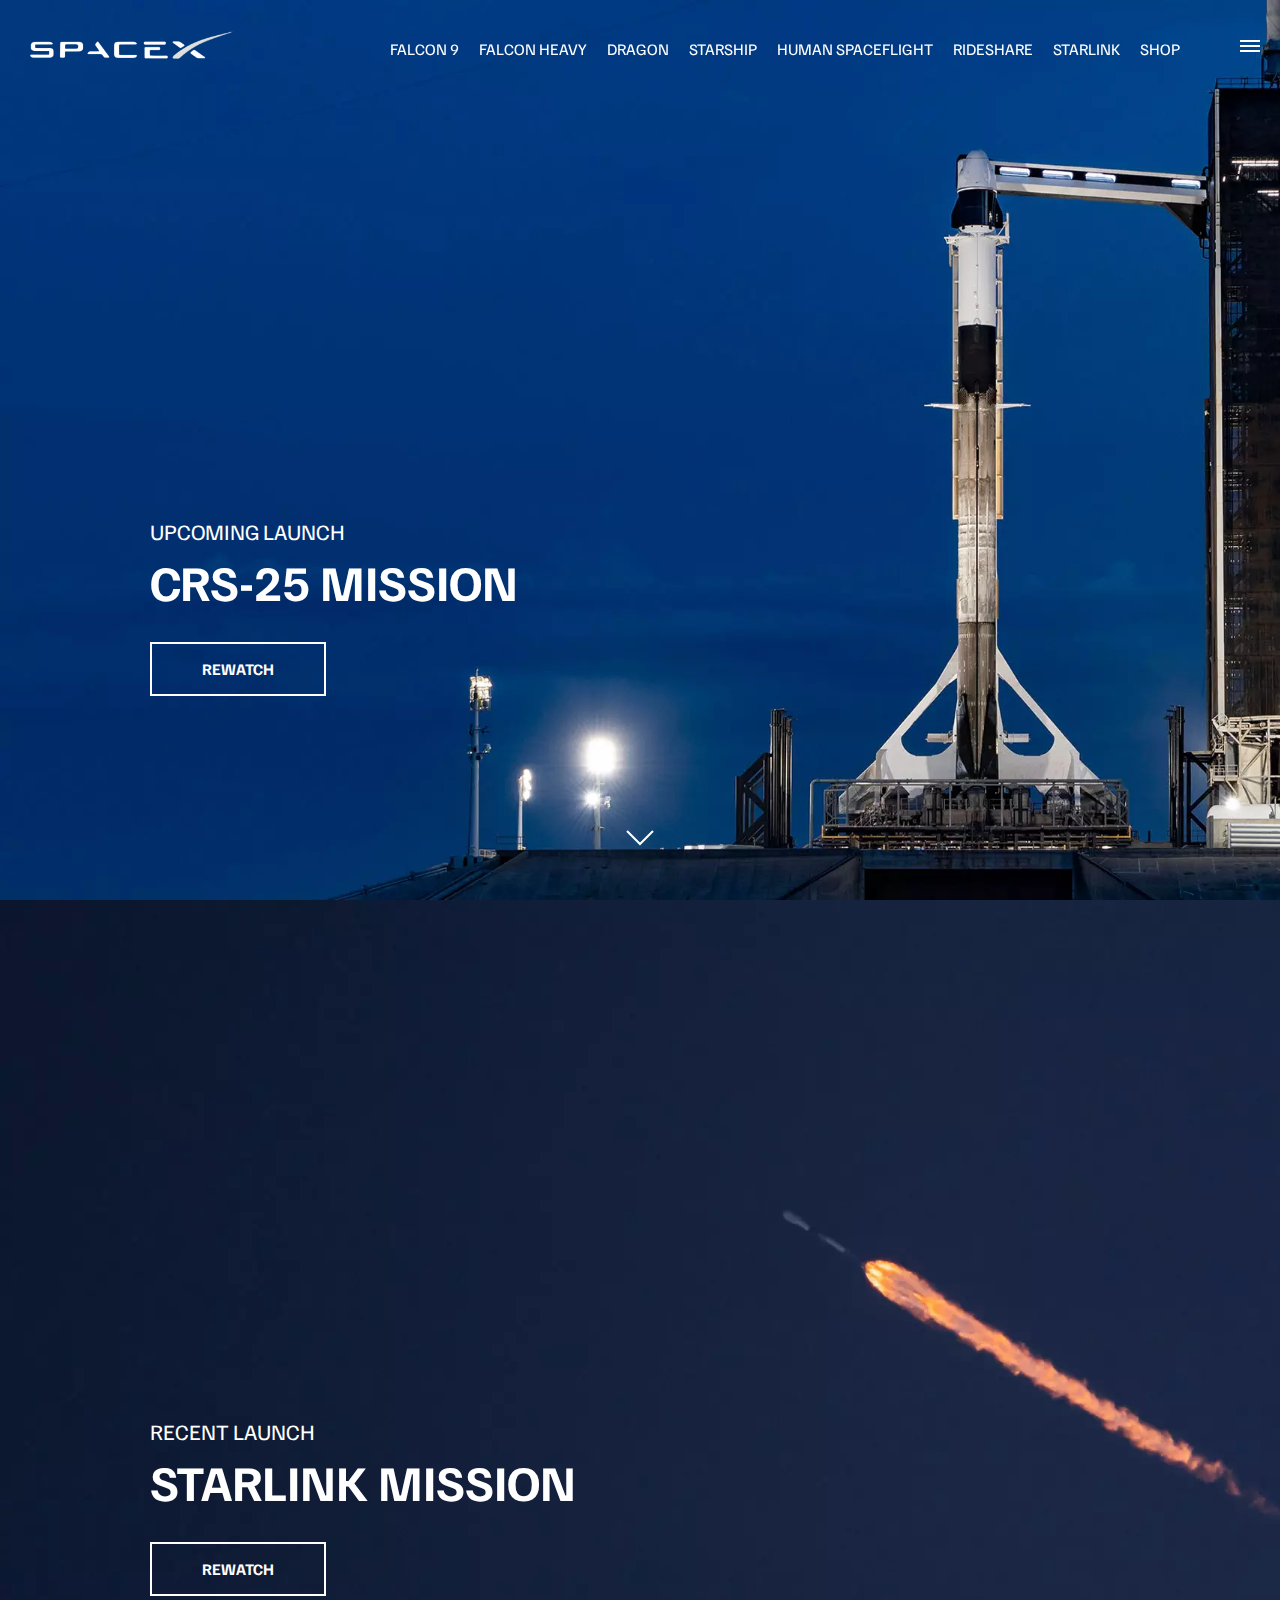
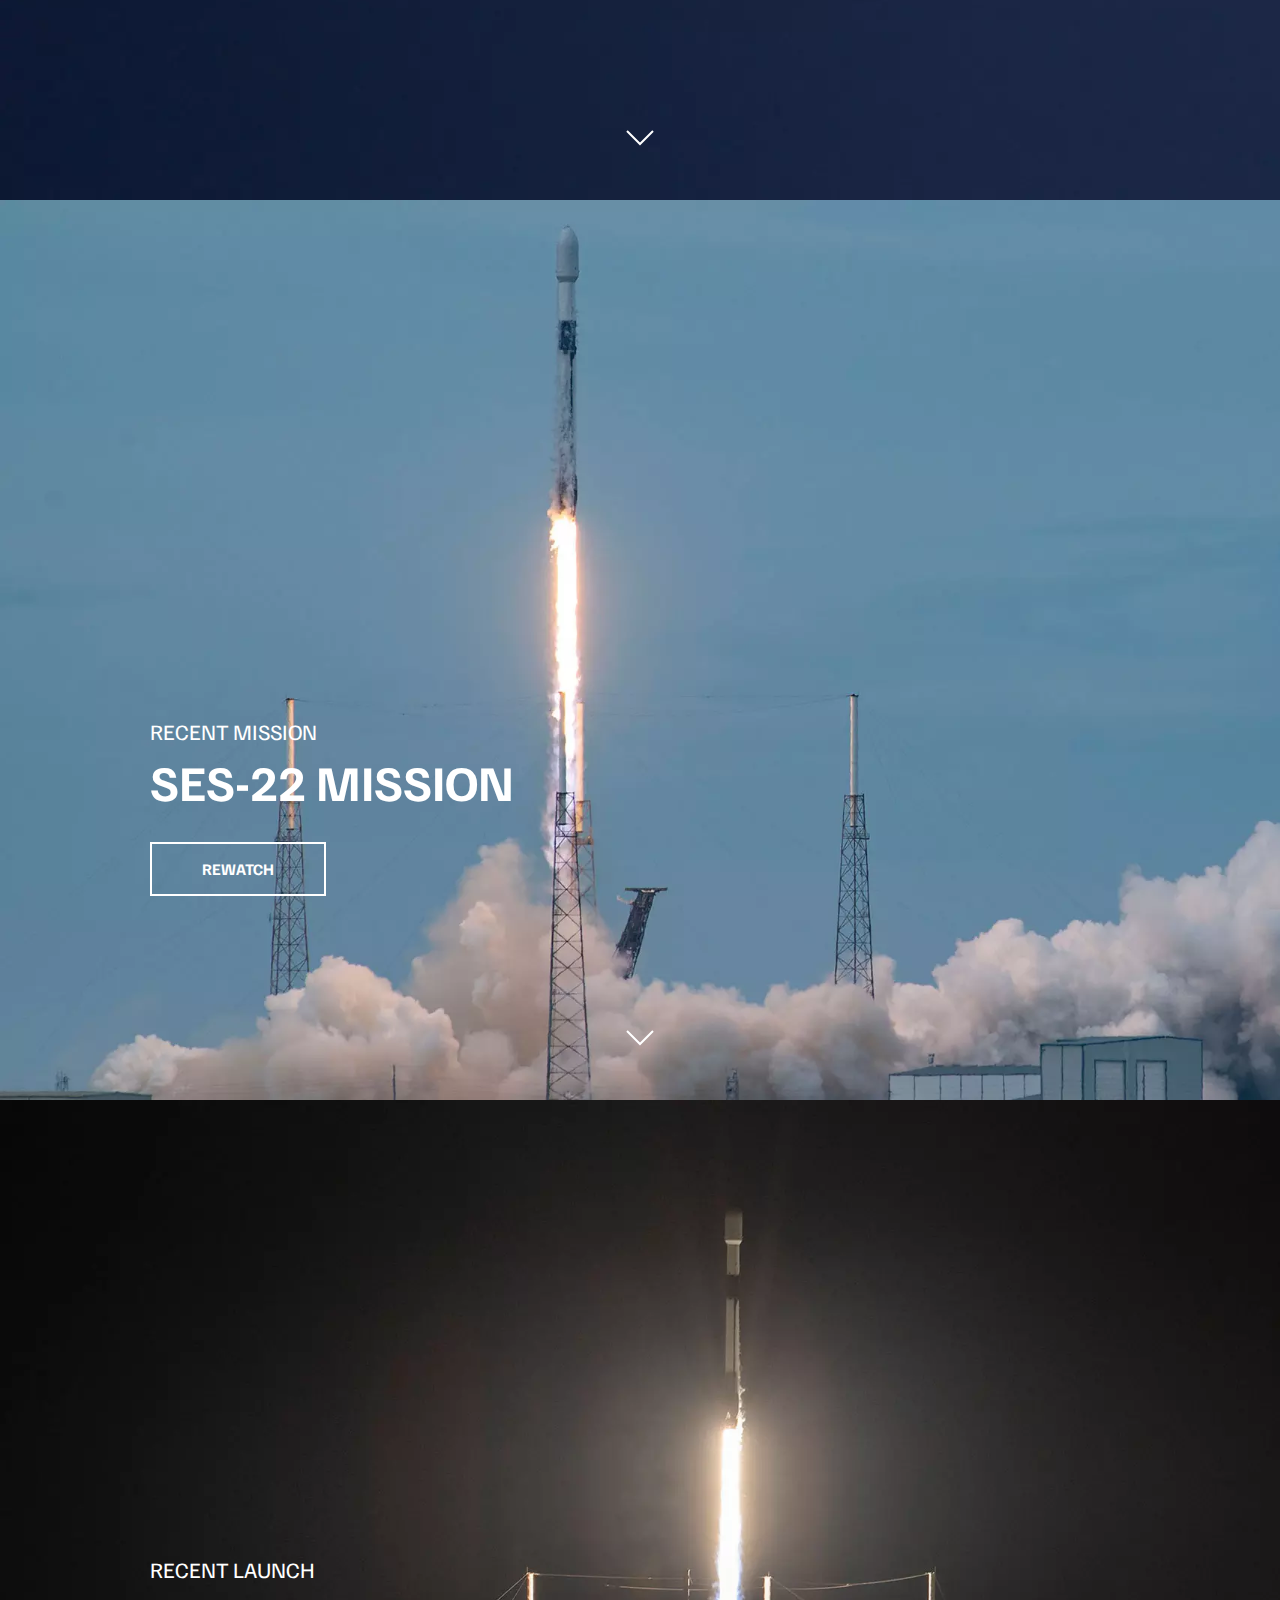
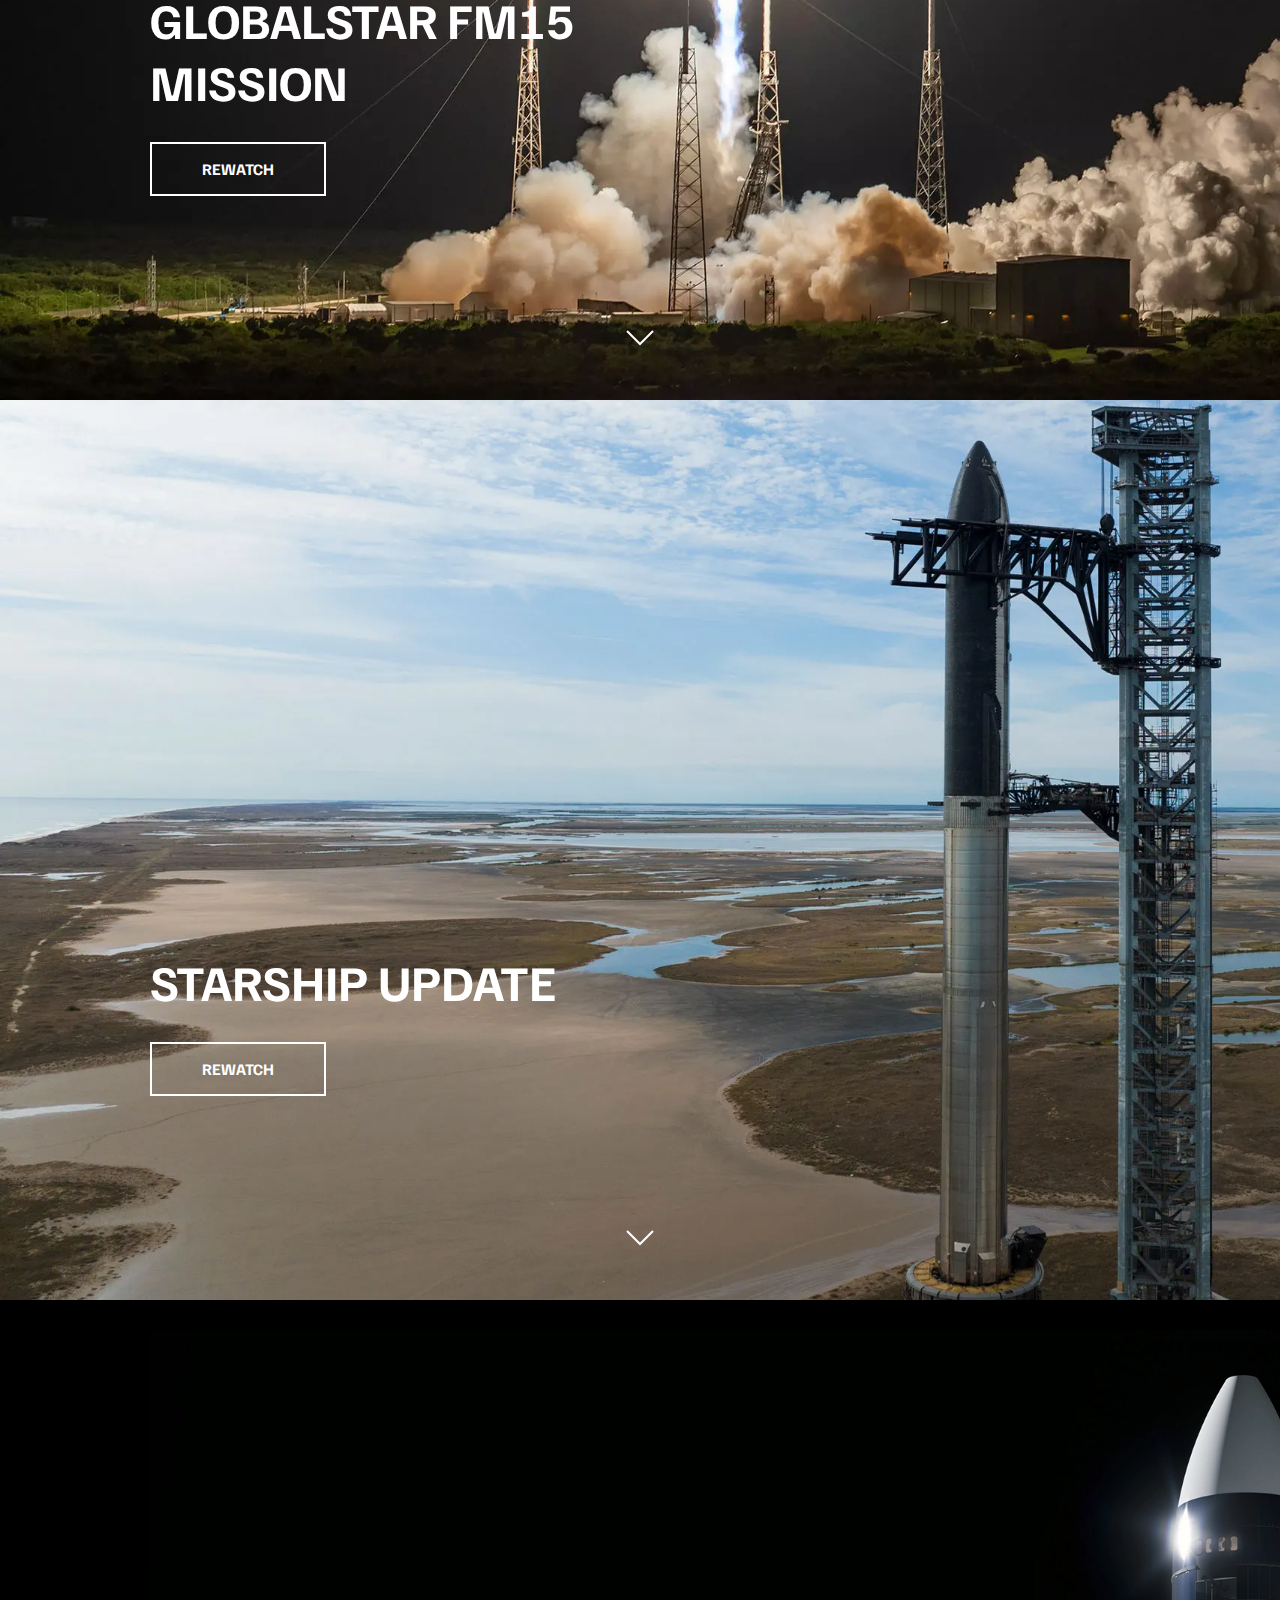
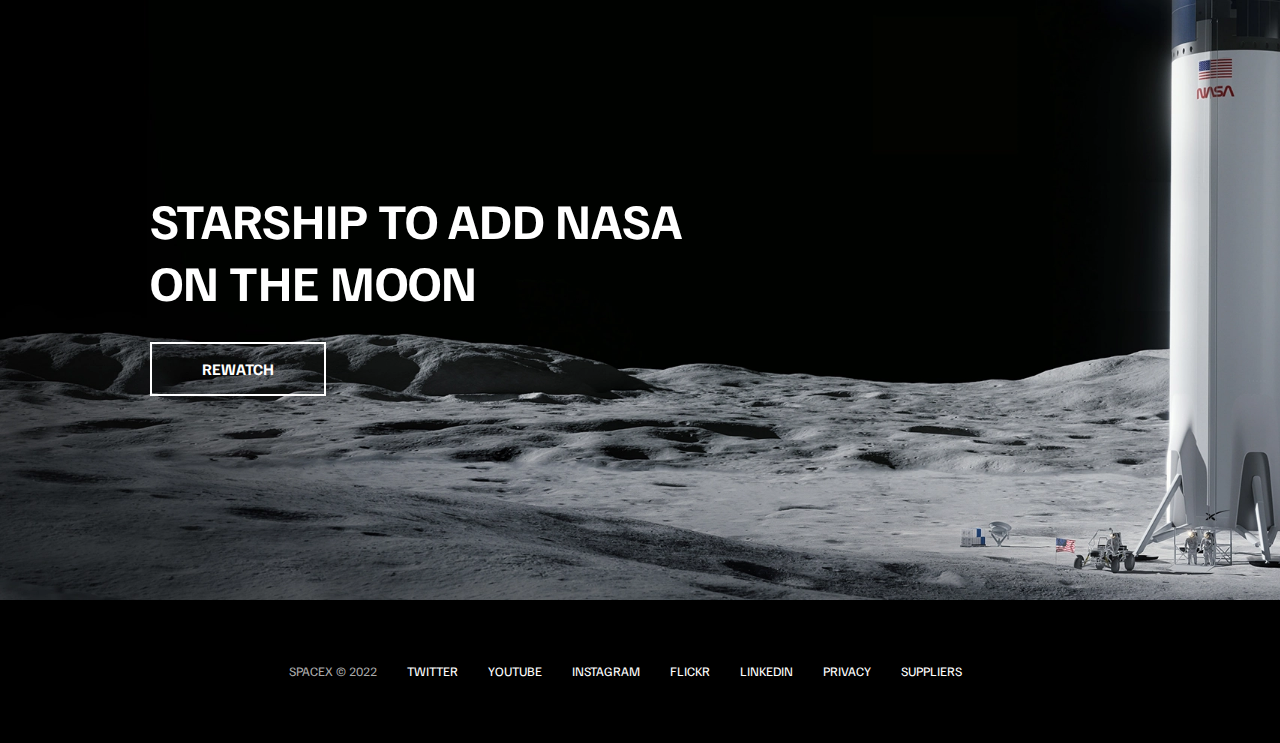
<file: index.html>
<!DOCTYPE html>
<html lang="en">
<head>
    <meta charset="UTF-8">
    <meta name="viewport" content="width=device-width, initial-scale=1.0">
    <link rel="stylesheet" href="/css/style.css">
    <script src="js/main.js" defer></script>
    <title>SpaceX</title>
</head>
<body>
    <div id="overlay"></div>
    <div id="mobile-menu" class="mobile-main-menu">
        <ul>
            <li><a href="#">Mission</a></li>
            <li><a href="#">Launches</a></li>
            <li><a href="#">Careers</a></li>
            <li><a href="#">Updates</a></li>
            <li><a href="#">Shop</a></li>

            <li class="mobile-only"><a href="falcon9.html">Falcon 9</a></li>
            <li class="mobile-only"><a href="falcon-heavy.html">Falcon Heavy</a></li>
            <li class="mobile-only"><a href="dragon.html">Dragon</a></li>
            <li class="mobile-only"><a href="#">Starship</a></li>
            <li class="mobile-only"><a href="#">Human Spaceflight</a></li>
            <li class="mobile-only"><a href="#">Rideshare</a></li>
            <li class="mobile-only"><a href="#">Starlink</a></li>
            <li class="mobile-only"><a href="#">Shop</a></li>
        </ul>
    </div>
    <header class="main-header">
        <div class="logo">
            <a href="index.html"><img src="img/logo.png" alt="SpaceX"></a>
        </div>
        <nav class="desktop-main-menu">
           <ul> 
            <li><a href="falcon9.html">Falcon 9</a></li>
            <li><a href="falcon-heavy.html">Falcon Heavy</a></li>
            <li><a href="dragon.html">Dragon</a></li>
            <li><a href="#">Starship</a></li>
            <li><a href="#">Human Spaceflight</a></li>
            <li><a href="#">Rideshare</a></li>
            <li><a href="#">Starlink</a></li>
            <li><a href="#">Shop</a></li>
        </ul>
        </nav>
    </header>
    <!-- Hamburger Menu -->
    <button id="menu-btn" class="hamburger " type="button">
        <span class="hamburger-top"></span>
        <span class="hamburger-middle"></span>
        <span class="hamburger-bottom"></span>
    </button>
    <!-- Section-A -->
    <section class="section-a">
        <div class="section-inner">
            <h4>Upcoming Launch</h4>
            <h2>CRS-25 Mission</h2>
            <a href="#" class="btn">
              <div class="hover"></div>
              <span>Rewatch</span>
            </a>
          </div>
          <div class="scroll-arrow">
            <svg width="30px" height="20px">
                <path
                    stroke="#ffffff"
                    fill="none"
                    stroke-width="2px"
                    d="M2.000,5.000 L15.000,18.000 L28.00,5.000"
                ></path>
            </svg>
          </div>

    </section>

     <!-- Section-B -->
     <section class="section-b">
        <div class="section-inner">
            <h4>Recent Launch</h4>
            <h2>Starlink Mission</h2>
            <a href="#" class="btn">
              <div class="hover"></div>
              <span>Rewatch</span>
            </a>
          </div>
          <div class="scroll-arrow">
            <svg width="30px" height="20px">
                <path
                    stroke="#ffffff"
                    fill="none"
                    stroke-width="2px"
                    d="M2.000,5.000 L15.000,18.000 L28.00,5.000"
                ></path>
            </svg>
          </div>

    </section>

     <!-- Section-c -->
     <section class="section-c">
        <div class="section-inner">
            <h4>Recent Mission</h4>
            <h2>SES-22 Mission</h2>
            <a href="#" class="btn">
              <div class="hover"></div>
              <span>Rewatch</span>
            </a>
          </div>
          <div class="scroll-arrow">
            <svg width="30px" height="20px">
                <path
                    stroke="#ffffff"
                    fill="none"
                    stroke-width="2px"
                    d="M2.000,5.000 L15.000,18.000 L28.00,5.000"
                ></path>
            </svg>
          </div>

    </section>

     <!-- Section-D -->
     <section class="section-d">
        <div class="section-inner">
            <h4>Recent Launch</h4>
            <h2>Globalstar FM15 Mission</h2>
            <a href="#" class="btn">
              <div class="hover"></div>
              <span>Rewatch</span>
            </a>
          </div>
          <div class="scroll-arrow">
            <svg width="30px" height="20px">
                <path
                    stroke="#ffffff"
                    fill="none"
                    stroke-width="2px"
                    d="M2.000,5.000 L15.000,18.000 L28.00,5.000"
                ></path>
            </svg>
          </div>

    </section>

     <!-- Section-E -->
     <section class="section-e">
        <div class="section-inner">
            <!-- <h4>Upcoming Launch</h4> -->
            <h2>Starship Update</h2>
            <a href="#" class="btn">
              <div class="hover"></div>
              <span>Rewatch</span>
            </a>
          </div>
          <div class="scroll-arrow">
            <svg width="30px" height="20px">
                <path
                    stroke="#ffffff"
                    fill="none"
                    stroke-width="2px"
                    d="M2.000,5.000 L15.000,18.000 L28.00,5.000"
                ></path>
            </svg>
          </div>

    </section>
     <!-- Section-F -->
     <section class="section-f">
        <div class="section-inner">
            <h2>Starship to add NASA on the moon</h2>
            <a href="#" class="btn">
              <div class="hover"></div>
              <span>Rewatch</span>
            </a>
          </div>
    </section>
    <footer>
        <ul>
            <li>SpaceX &copy; 2022</li>
            <li><a href="#">Twitter</a></li>
            <li><a href="#">YouTube</a></li>
            <li><a href="#">Instagram</a></li>
            <li><a href="#">Flickr</a></li>
            <li><a href="#">LinkedIn</a></li>
            <li><a href="#">Privacy</a></li>
            <li><a href="#">Suppliers</a></li>
            
        </ul>
    </footer>
    
</body>
</html>
</file>
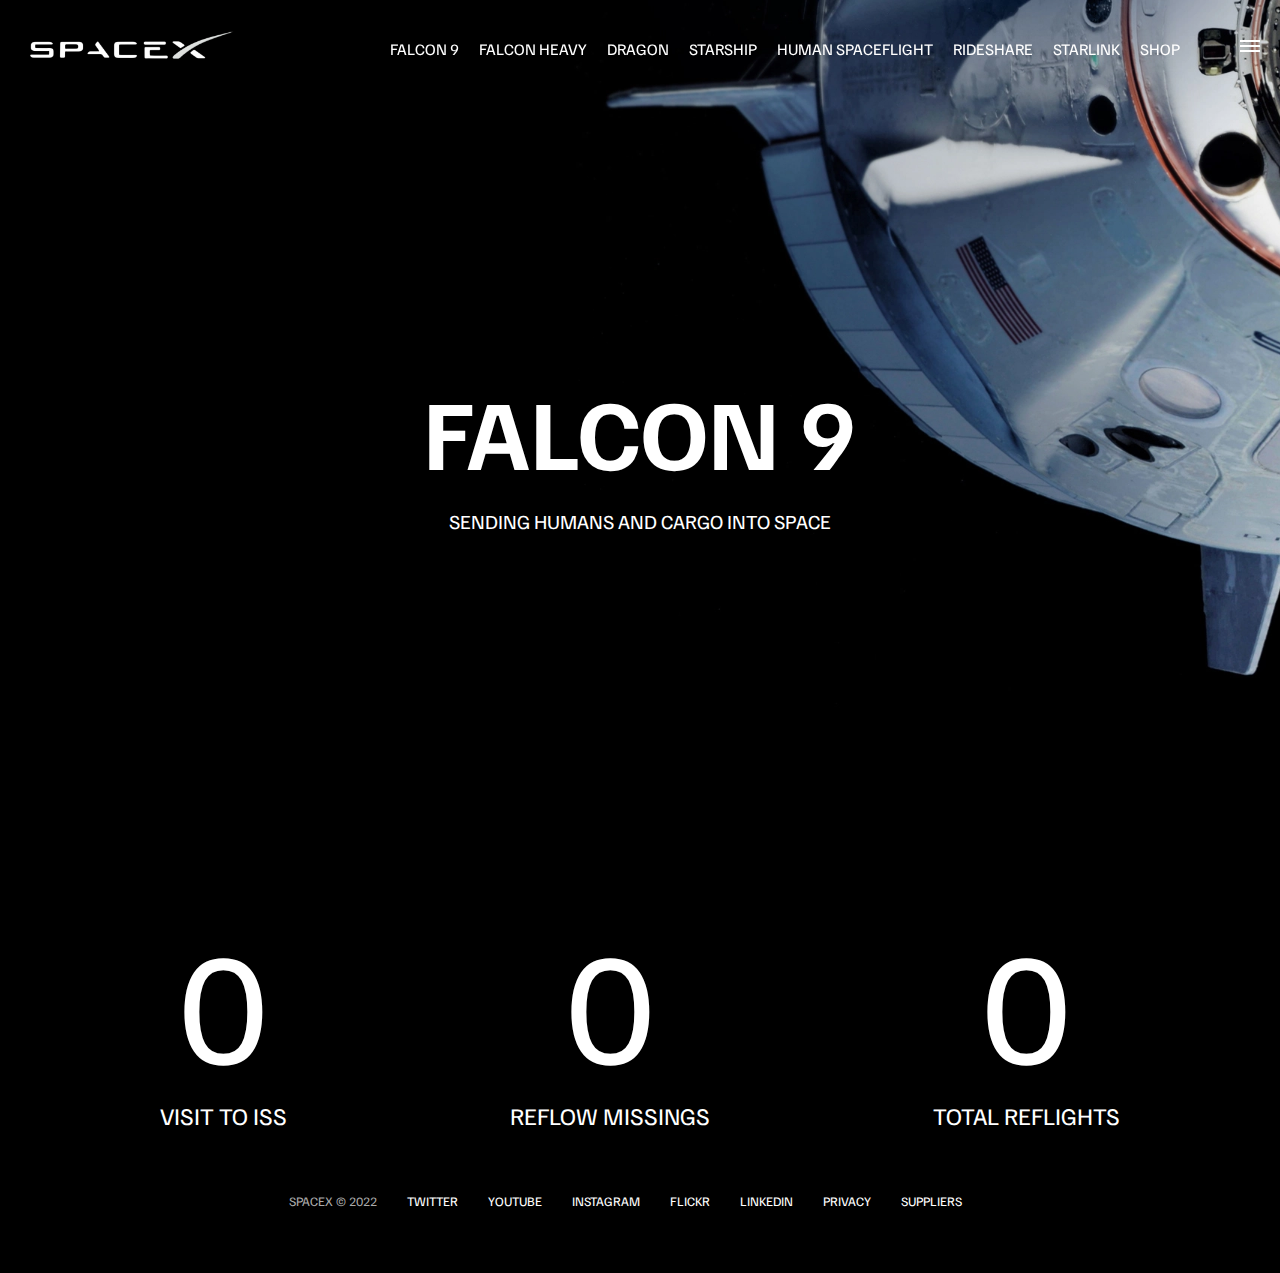
<file: dragon.html>
<!DOCTYPE html>
<html lang="en">
<head>
    <meta charset="UTF-8">
    <meta name="viewport" content="width=device-width, initial-scale=1.0">
    <link rel="stylesheet" href="/css/style.css">
    <script src="js/main.js" defer></script>
    <title>Dragon</title>
</head>
<body>
    <div id="overlay"></div>
    <div id="mobile-menu" class="mobile-main-menu">
        <ul>
            <li><a href="#">Mission</a></li>
            <li><a href="#">Launches</a></li>
            <li><a href="#">Careers</a></li>
            <li><a href="#">Updates</a></li>
            <li><a href="#">Shop</a></li>

            <li class="mobile-only"><a href="falcon9.html">Falcon 9</a></li>
            <li class="mobile-only"><a href="falcon-heavy.html">Falcon Heavy</a></li>
            <li class="mobile-only"><a href="dragon.html">Dragon</a></li>
            <li class="mobile-only"><a href="#">Starship</a></li>
            <li class="mobile-only"><a href="#">Human Spaceflight</a></li>
            <li class="mobile-only"><a href="#">Rideshare</a></li>
            <li class="mobile-only"><a href="#">Starlink</a></li>
            <li class="mobile-only"><a href="#">Shop</a></li>
        </ul>
    </div>
    <header class="main-header">
        <div class="logo">
            <a href="index.html"><img src="img/logo.png" alt="SpaceX"></a>
        </div>
        <nav class="desktop-main-menu">
           <ul> 
            <li><a href="falcon9.html">Falcon 9</a></li>
            <li><a href="falcon-heavy.html">Falcon Heavy</a></li>
            <li><a href="dragon.html">Dragon</a></li>
            <li><a href="#">Starship</a></li>
            <li><a href="#">Human Spaceflight</a></li>
            <li><a href="#">Rideshare</a></li>
            <li><a href="#">Starlink</a></li>
            <li><a href="#">Shop</a></li>
        </ul>
        </nav>
    </header>
    <!-- Hamburger Menu -->
    <button id="menu-btn" class="hamburger " type="button">
        <span class="hamburger-top"></span>
        <span class="hamburger-middle"></span>
        <span class="hamburger-bottom"></span>
    </button>
   <section class="section-animate bg-dragon">

   </section>
   <div class="section-inner-center">
    <h3 >Falcon 9</h3>
    <p>Sending humans and cargo into space </p>
   </div>
   <div class="stats">
    <div>
        <span class="counter" data-target="34">0</span>
        <h4>Visit to ISS</h4>

    </div>
    <div>
        <span class="counter" data-target="13">0</span>
        <h4>Reflow Missings</h4>
    </div>
    <div>
        <span class="counter" data-target="14">0</span>
        <h4>Total Reflights</h4>
    </div>
   </div>
    <footer>
        <ul>
            <li>SpaceX &copy; 2022</li>
            <li><a href="#">Twitter</a></li>
            <li><a href="#">YouTube</a></li>
            <li><a href="#">Instagram</a></li>
            <li><a href="#">Flickr</a></li>
            <li><a href="#">LinkedIn</a></li>
            <li><a href="#">Privacy</a></li>
            <li><a href="#">Suppliers</a></li>
            
        </ul>
    </footer>
    
</body>
</html>
</file>
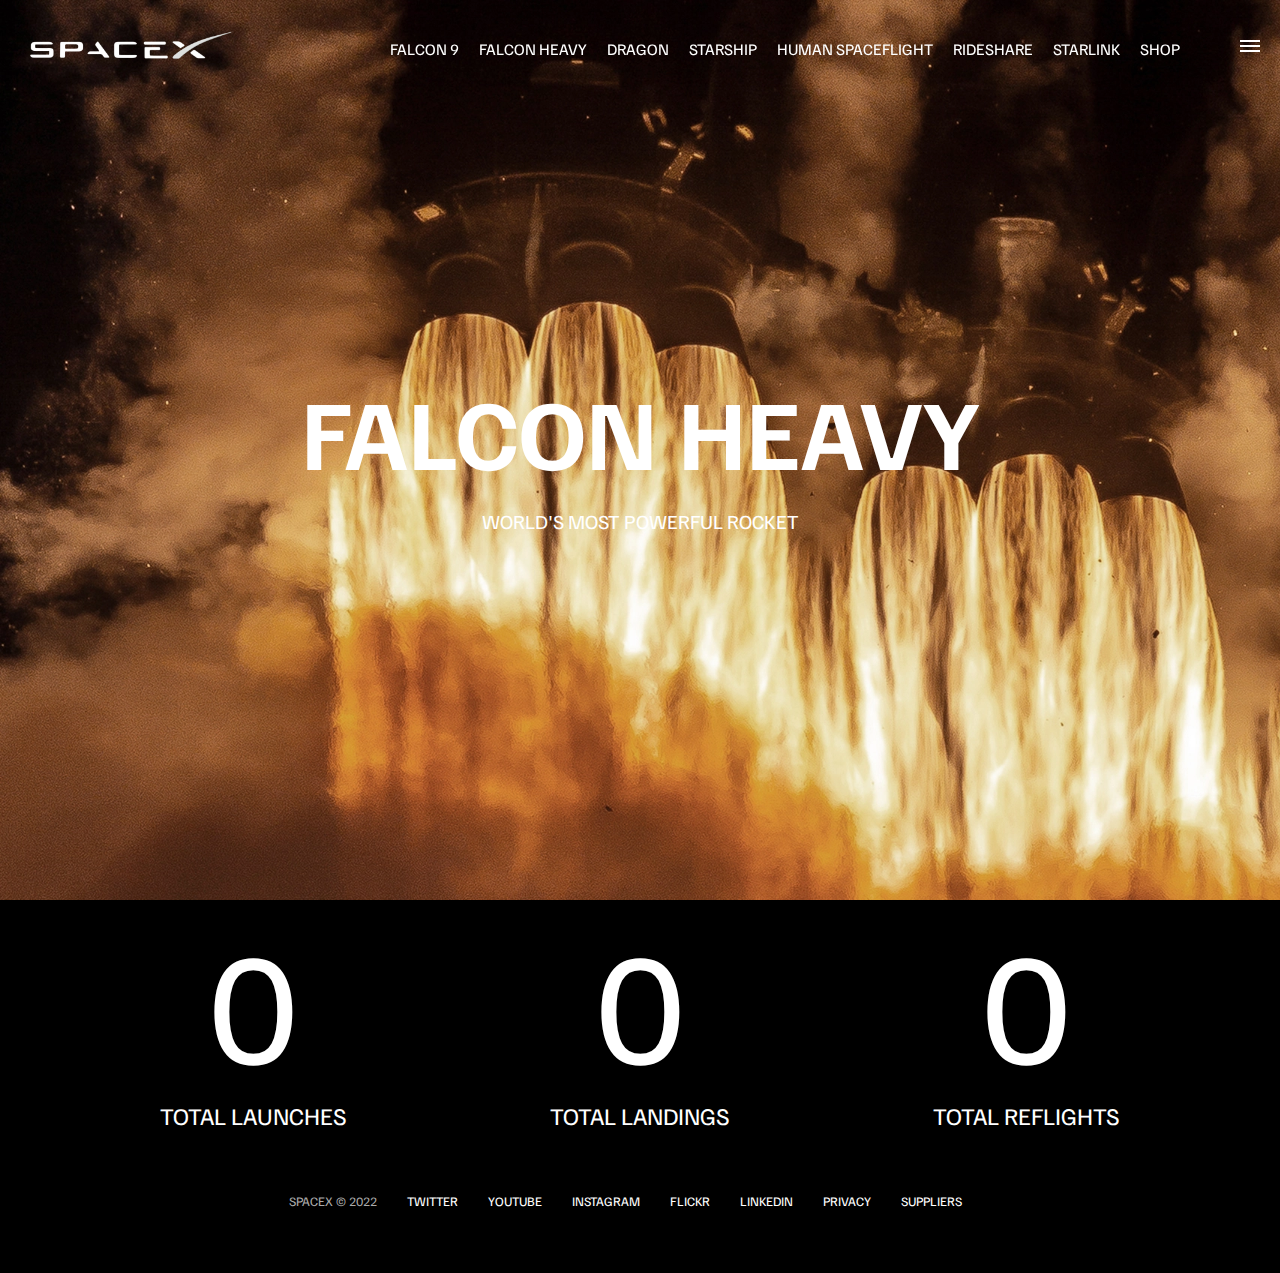
<file: falcon-heavy.html>
<!DOCTYPE html>
<html lang="en">
<head>
    <meta charset="UTF-8">
    <meta name="viewport" content="width=device-width, initial-scale=1.0">
    <link rel="stylesheet" href="/css/style.css">
    <script src="js/main.js" defer></script>
    <title>Falcon Heavy</title>
</head>
<body>
    <div id="overlay"></div>
    <div id="mobile-menu" class="mobile-main-menu">
        <ul>
            <li><a href="#">Mission</a></li>
            <li><a href="#">Launches</a></li>
            <li><a href="#">Careers</a></li>
            <li><a href="#">Updates</a></li>
            <li><a href="#">Shop</a></li>

            <li class="mobile-only"><a href="falcon9.html">Falcon 9</a></li>
            <li class="mobile-only"><a href="falcon-heavy.html">Falcon Heavy</a></li>
            <li class="mobile-only"><a href="dragon.html">Dragon</a></li>
            <li class="mobile-only"><a href="#">Starship</a></li>
            <li class="mobile-only"><a href="#">Human Spaceflight</a></li>
            <li class="mobile-only"><a href="#">Rideshare</a></li>
            <li class="mobile-only"><a href="#">Starlink</a></li>
            <li class="mobile-only"><a href="#">Shop</a></li>
        </ul>
    </div>
    <header class="main-header">
        <div class="logo">
            <a href="index.html"><img src="img/logo.png" alt="SpaceX"></a>
        </div>
        <nav class="desktop-main-menu">
           <ul> 
            <li><a href="falcon9.html">Falcon 9</a></li>
            <li><a href="falcon-heavy.html">Falcon Heavy</a></li>
            <li><a href="dragon.html">Dragon</a></li>
            <li><a href="#">Starship</a></li>
            <li><a href="#">Human Spaceflight</a></li>
            <li><a href="#">Rideshare</a></li>
            <li><a href="#">Starlink</a></li>
            <li><a href="#">Shop</a></li>
        </ul>
        </nav>
    </header>
    <!-- Hamburger Menu -->
    <button id="menu-btn" class="hamburger " type="button">
        <span class="hamburger-top"></span>
        <span class="hamburger-middle"></span>
        <span class="hamburger-bottom"></span>
    </button>
   <section class="section-animate bg-falcon-heavy">

   </section>
   <div class="section-inner-center">
    <h3 >Falcon Heavy</h3>
    <p>World's most powerful rocket </p>
   </div>
   <div class="stats">
    <div>
        <span class="counter" data-target="3">0</span>
        <h4>Total Launches</h4>
    </div>
    <div>
        <span class="counter" data-target="7">0</span>
        <h4>Total Landings</h4>
    </div>
    <div>
        <span class="counter" data-target="4">0</span>
        <h4>Total Reflights</h4>
    </div>
   </div>
    <footer>
        <ul>
            <li>SpaceX &copy; 2022</li>
            <li><a href="#">Twitter</a></li>
            <li><a href="#">YouTube</a></li>
            <li><a href="#">Instagram</a></li>
            <li><a href="#">Flickr</a></li>
            <li><a href="#">LinkedIn</a></li>
            <li><a href="#">Privacy</a></li>
            <li><a href="#">Suppliers</a></li>
            
        </ul>
    </footer>
    
</body>
</html>
</file>
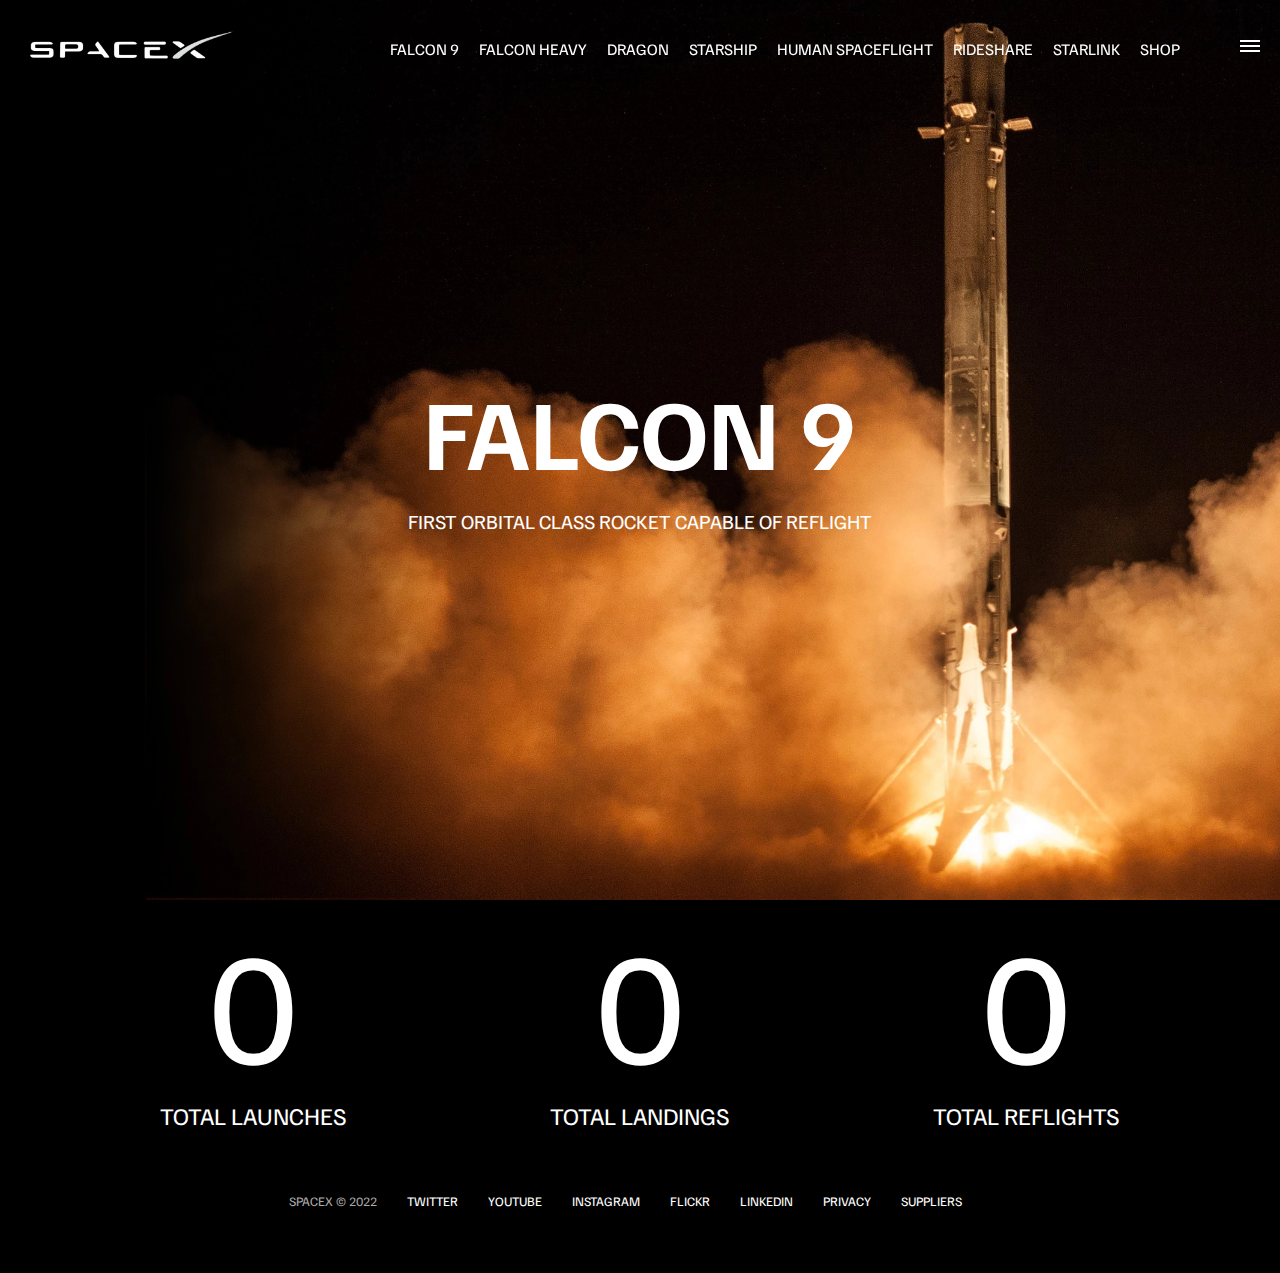
<file: falcon9.html>
<!DOCTYPE html>
<html lang="en">
<head>
    <meta charset="UTF-8">
    <meta name="viewport" content="width=device-width, initial-scale=1.0">
    <link rel="stylesheet" href="/css/style.css">
    <script src="js/main.js" defer></script>
    <title>SpaceX</title>
</head>
<body>
    <div id="overlay"></div>
    <div id="mobile-menu" class="mobile-main-menu">
        <ul>
            <li><a href="#">Mission</a></li>
            <li><a href="#">Launches</a></li>
            <li><a href="#">Careers</a></li>
            <li><a href="#">Updates</a></li>
            <li><a href="#">Shop</a></li>

            <li class="mobile-only"><a href="falcon9.html">Falcon 9</a></li>
            <li class="mobile-only"><a href="falcon-heavy.html">Falcon Heavy</a></li>
            <li class="mobile-only"><a href="dragon.html">Dragon</a></li>
            <li class="mobile-only"><a href="#">Starship</a></li>
            <li class="mobile-only"><a href="#">Human Spaceflight</a></li>
            <li class="mobile-only"><a href="#">Rideshare</a></li>
            <li class="mobile-only"><a href="#">Starlink</a></li>
            <li class="mobile-only"><a href="#">Shop</a></li>
        </ul>
    </div>
    <header class="main-header">
        <div class="logo">
            <a href="index.html"><img src="img/logo.png" alt="SpaceX"></a>
        </div>
        <nav class="desktop-main-menu">
           <ul> 
            <li><a href="falcon9.html">Falcon 9</a></li>
            <li><a href="falcon-heavy.html">Falcon Heavy</a></li>
            <li><a href="dragon.html">Dragon</a></li>
            <li><a href="#">Starship</a></li>
            <li><a href="#">Human Spaceflight</a></li>
            <li><a href="#">Rideshare</a></li>
            <li><a href="#">Starlink</a></li>
            <li><a href="#">Shop</a></li>
        </ul>
        </nav>
    </header>
    <!-- Hamburger Menu -->
    <button id="menu-btn" class="hamburger " type="button">
        <span class="hamburger-top"></span>
        <span class="hamburger-middle"></span>
        <span class="hamburger-bottom"></span>
    </button>
   <section class="section-animate bg-falcon-9">

   </section>
   <div class="section-inner-center">
    <h3 >Falcon 9</h3>
    <p>First orbital class rocket capable of reflight </p>
   </div>
   <div class="stats">
    <div>
        <span class="counter" data-target="3">0</span>
        <h4>Total Launches</h4>
    </div>
    <div>
        <span class="counter" data-target="7">0</span>
        <h4>Total Landings</h4>
    </div>
    <div>
        <span class="counter" data-target="14">0</span>
        <h4>Total Reflights</h4>
    </div>
   </div>
    <footer>
        <ul>
            <li>SpaceX &copy; 2022</li>
            <li><a href="#">Twitter</a></li>
            <li><a href="#">YouTube</a></li>
            <li><a href="#">Instagram</a></li>
            <li><a href="#">Flickr</a></li>
            <li><a href="#">LinkedIn</a></li>
            <li><a href="#">Privacy</a></li>
            <li><a href="#">Suppliers</a></li>
            
        </ul>
    </footer>
    
</body>
</html>
</file>
<file: css/style.css>
@import url('https://fonts.googleapis.com/css2?family=Familjen+Grotesk:wght@400;600;700&display=swap');
*, *::before, *::after{
    margin: 0;
    padding: 0;
    box-sizing: border-box;
}
body{
    font-family: 'Familjen Grotesk', sans-serif;
    background: #000;
    color: #fff;
}
a{
    text-decoration: none;
    color: #fff;
}
ul{
    list-style: none;
}
/* Header Section */

.main-header{
    position: fixed;
    top: 0;
    left: 0;
    width: 100%;
    z-index: 3;
    display: flex;
    justify-content: space-between;
    align-items: center;
    text-transform: uppercase;
    height: 100px;
    padding: 0 30px;
}
/* logo */
.logo{
    width: 210px;
    height: auto;
}
.logo img{
    display: block;
    width: 100%;
}
/* Menu */
.desktop-main-menu{
    margin-right: 50px;

}
.desktop-main-menu ul{
    display: flex;
}
.desktop-main-menu ul li{
    position: relative;
    margin-right: 20px;
    padding-bottom: 2px;
}
/* Menu item bottom border */
.desktop-main-menu ul li a::after{
    content: '';
    position: absolute;
    bottom: 0;
    left: 0;
    width: 100%;
    height: 1px;
    background: #fff;
    transform: scaleX(0);
    transition: transform 0.6s cubic-bezier(0.19, 1, 0.22, 1);
    transform-origin: right center;
}
.desktop-main-menu ul li a:hover::after{
    transform: scaleX(1);
    transform-origin: left center;
    /* transition-duration: 6s; */
}


section{
    position: relative;
    height: 100vh;
    background-position: left center;
    background-repeat: no-repeat;
    background-size: cover;
    text-transform: uppercase;
}
.section-inner{
    position: absolute;
    bottom: 200px;
    left: 150px;
    max-width: 560px;
}
.section-inner h4{
    font-size: 22px;
    margin-bottom: 5px;
    font-weight: 300;
    animation: fadeInUp 0.5s ease-in-out ;
}
.section-inner h2{
    font-size: 50px;
    margin-bottom: 20px;
    font-weight: 700;
    animation: fadeInUp 0.5s ease-in-out 0.4s;
    animation-fill-mode: both; /*Stop from Showing at start*/

}
.section-inner .btn{
    animation: fadeInUp 0.5s ease-in-out 0.6s;
    animation-fill-mode: both; 
}
/* Background Images */
.section-a{
    background-image: url('../img/section-a.webp');
}
.section-b{
    background-image: url('../img/section-b.webp');
}

.section-c{
    background-image: url('../img/section-c.webp');
}

.section-d{
    background-image: url('../img/section-d.webp');
}

.section-e{
    background-image: url('../img/section-e.webp');
}

.section-f{
    background-image: url('../img/section-f.webp');
}


/* Utility class Btn class */
.btn {
    position: relative;
    display: inline-block;
    cursor: pointer;
    text-align: center;
    min-width: 130px;
    padding: 15px 50px;
    margin-top: 10px;
    border: 2px solid #fff;
    text-transform: uppercase;
    font-weight: bold;
    overflow: hidden;
    z-index: 2;
  }
  
  .btn:hover span {
    color: #000;
    /* z-index: 1; */
  }
  
  .btn .hover {
    position: absolute;
    top: 0;
    left: 0;
    width: 100%;
    height: 100%;
    background-color: #fff;
    color: #000;
    z-index: -1;
    /* transform: translateY(100%); */
    transform: translateY(-100%);
    transition: transform 0.6s cubic-bezier(0.19, 1, 0.22, 1);
   
  }
  
  .btn:hover .hover {
    transform: translateY(0);
  
   transition-duration: 0.6s;
     /*  */
    /* transition: transform 0.6s cubic-bezier(0.30, 1, 0.66, 1);  */

  }
  .scroll-arrow{
    position: absolute;
    bottom: 50px;
    left: 50%;
    transform: translateX(-50%);
    animation: fadeBounce 4s infinite;
  }
  /* Footer */
  footer{
    position: relative;
    padding: 55px 0;
  }
  footer ul{
    display: flex;
    justify-content: center;
    align-items: center;
    flex-wrap: wrap;

  }
  footer ul li{
    margin-right: 30px;
    color: #aaa;
    text-transform: uppercase;
    font-size: 13px;
    line-height: 2.5;
  }
  footer ul li a{
    color: #fff;
    transition: color 0.6s;
  }
  footer ul li a:hover{
    color: #aaa;
  }
  /* Hamburger Menu */
  .hamburger{
    position: fixed;
    top: 40px;
    right: 20px;
    z-index: 10;
    cursor: pointer;
    width: 20px;
    height: 20px;
    background: none;
    border: none;
  }
  .hamburger-top,
  .hamburger-middle,
  .hamburger-bottom{
    position: absolute;
    width: 20px;
    height: 2px;
    top: 0;
    left: 0;
    background: #fff;
    transition: all 0.5s;
  }
  .hamburger-middle{
    transform: translateY(5px);
  }
  .hamburger-bottom{
    transform: translateY(10px);
  }
/* Transition hamburger to X when open */
.open{
    transform: rotate(90deg);
}
.open .hamburger-top{
    transform: rotate(45deg) translateY(6px) translateX(-6px);
}
.open .hamburger-middle{
    display: none;
}
.open .hamburger-bottom{
    transform: rotate(-45deg) translateX(-6px) translateY(-6px);
}
/* Stop body scroll */
.stop-scrolling{
    overflow: hidden;
}
/* Hide mobile manin menu item */
.mobile-only{
    display: none;
}
/* Overlay */
.overlay-show{
    position: fixed;
    top: 0;
    left: 0;
    width: 100%;
    height: 100%;
    background-color: rgba(0,0,0, 0.5);
    z-index: 3;
}
/* Mobile menu */
.mobile-main-menu{
    position: fixed;
    top: 0;
    right: 0;
    width: 350px;
    height: 100%;
    background-color: #000;
    z-index: 4;
    display: flex;
    align-items: center;
    justify-content: center;
    transform: translateX(100%);
    transition: transform 0.3s cubic-bezier(0.19, 1, 0.22, 1);
}
/* Bring menu from right */
.show-menu{
    transform: translateX(0);
}
.mobile-main-menu ul{
    display: flex;
    flex-direction: column;
    align-items: end;
    justify-content: center;
    padding: 50px;
    width: 100%;
}
.mobile-main-menu ul li{
    margin-bottom: 20px;
    font-size: 18px;
    text-transform: uppercase;
    border-bottom: 1px #555 solid;
    width: 100%;
    text-align: right;
    padding-bottom: 8px;
}

.mobile-main-menu ul li a{
    color: #fff;
    transition: color 0.3s;

}
.mobile-main-menu ul li a:hover{
    color: #aaa;
    transition: color 0.3s;
    

}

/* Inner Pages */
.bg-falcon-9{
    background-image: url('../img/falcon-9.webp');
}
.bg-falcon-heavy{
    background-image: url('../img/falcon-heavy.webp');
}
.bg-dragon{
    background-image: url('../img/dragon.webp');
}
.section-animate{
    animation: fadeIn 2s ease-in-out;
}
.section-inner-center{
    position: absolute;
    top: 50%;
    left: 50%;
    transform: translate(-50%, -50%);
    text-transform: uppercase;
    text-align: center;
    width: 80%;
}
.section-inner-center h3{
    font-size: 100px;
    margin-bottom: 15px;
    animation: fadeInUp 0.5s ease-in-out;
}

.section-inner-center p{
    font-size: 20px;
    animation: fadeInUp 0.5s ease-in-out 0.2s;
    animation-fill-mode: both;
}

/* Stats */
.stats{
    max-width: 960px;
    margin: 0 auto;
    display: flex;
    align-items: center;
    justify-content: space-between;
    text-align: center;
    text-transform: uppercase;
}
.stats div span{
    font-size: 160px;

}
.stats div h4{
    font-size: 24px;
    font-weight: 300;
}


 @keyframes fadeIn {
    0%{
        opacity: 0;
    }
    100%{
        opacity: 1;
    }
  }
  @keyframes fadeInUp {
    0%{
        opacity: 0;
        transform: translateY(140px);
    }
    100%{
        opacity: 100;
        transform: translateY(0);
    }
  }
  @keyframes fadeBounce {
    0%,
    20%,
    50%,
    80%,
    100%{
        opacity: 0;
        transform: translateY(-20px);
    }
    40%{
        opacity: 1;
        transform: translateY(0);
    }
    
  }

  /* Media Queries */
  @media(max-width: 960px){
    /* Hide desktop menu */
    .desktop-main-menu{
        display: none;
    }
    .mobile-only{
        display: block;
    }
    /* Falcon Page */
    .section-inner-center{
        font-size: 75px;
    }

  }
  @media(max-width: 600px){
    .section-inner{
        bottom: 75px;
        left:20px;
    }
    .section-inner h2{
        font-size: 40px;
    }
    footer ul li:first-child{
        position: absolute;
        top: 30%;
        left: 50%;
        transform: translate(-50%, -50%);
    }
    footer ul li{
        margin-right: 15px;
    }
    .logo{
        width: 150px;
        margin: auto;
    }
    .section-inner-center{
        font-size: 50px;
    }
    /* stats */
    .stats{
        flex-direction: column;
    }
    .stats div{
        margin-bottom: 20px;
    }

  }
</file>
